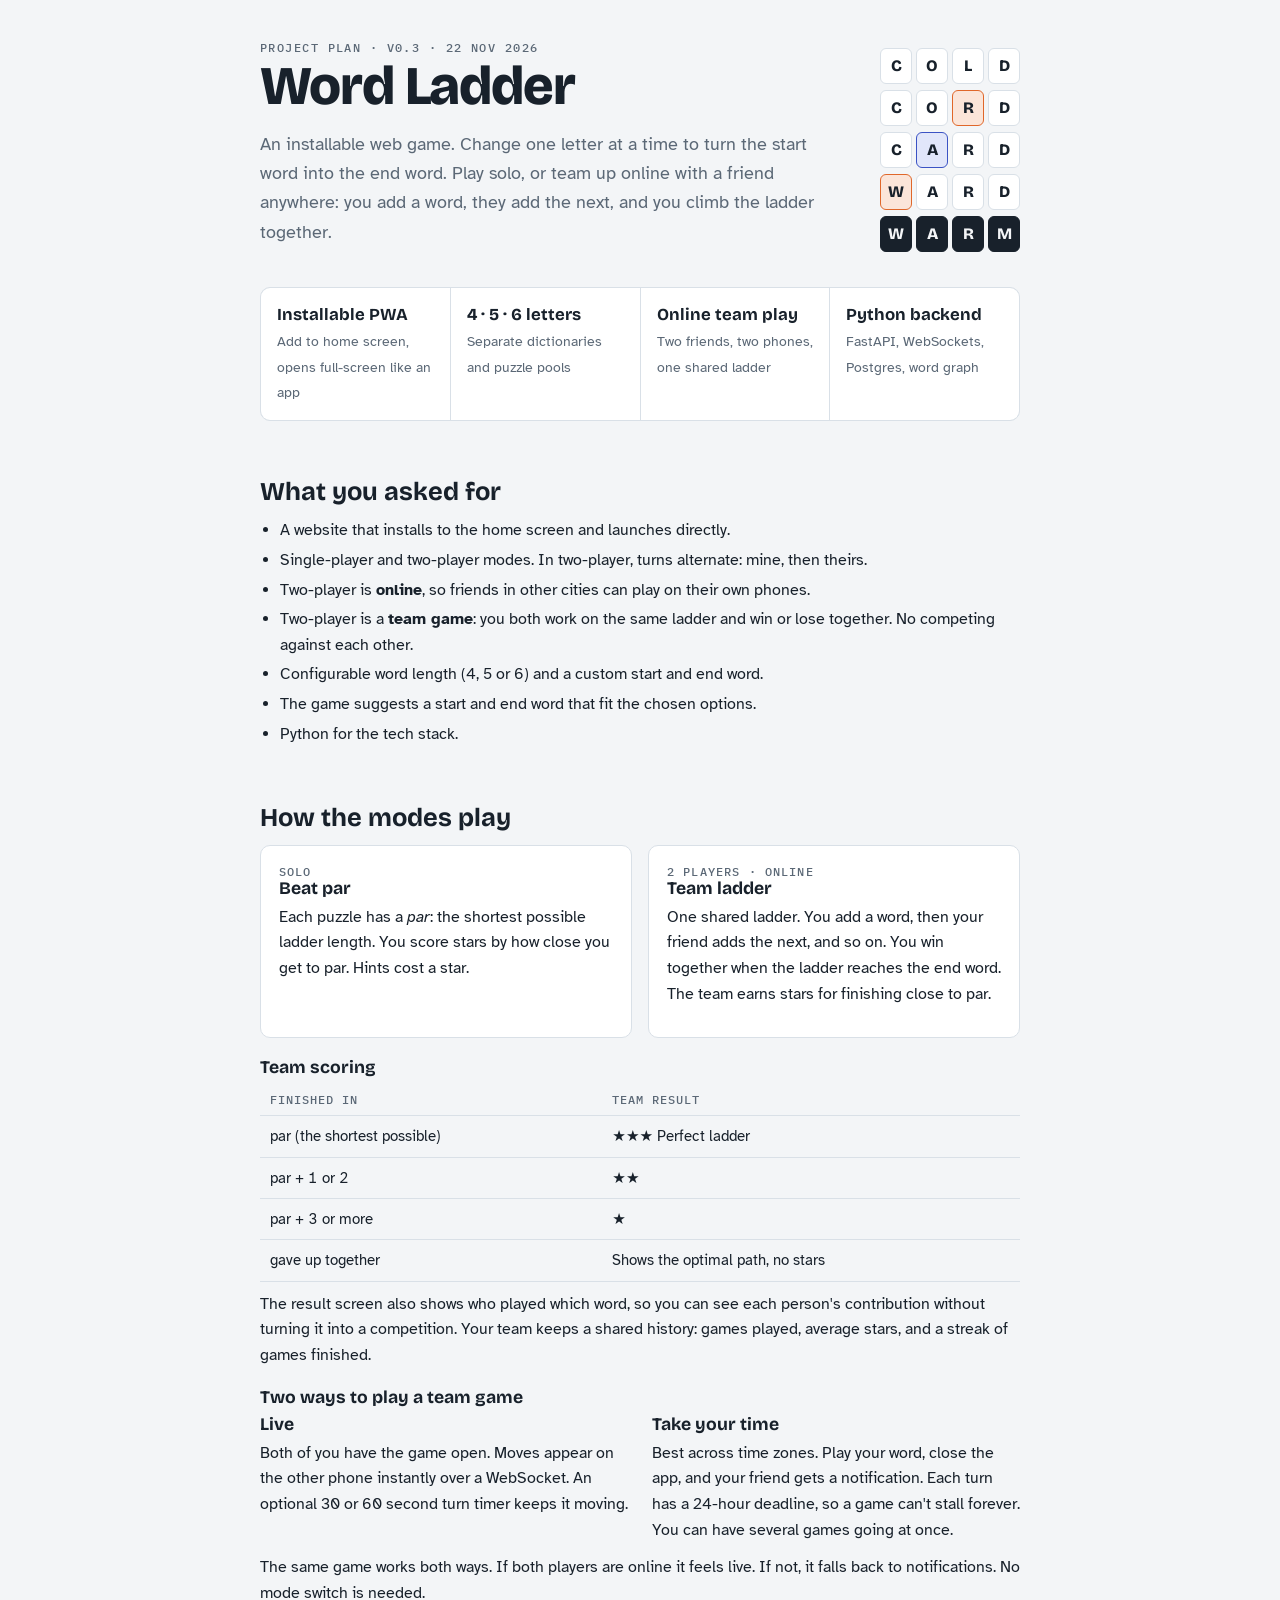
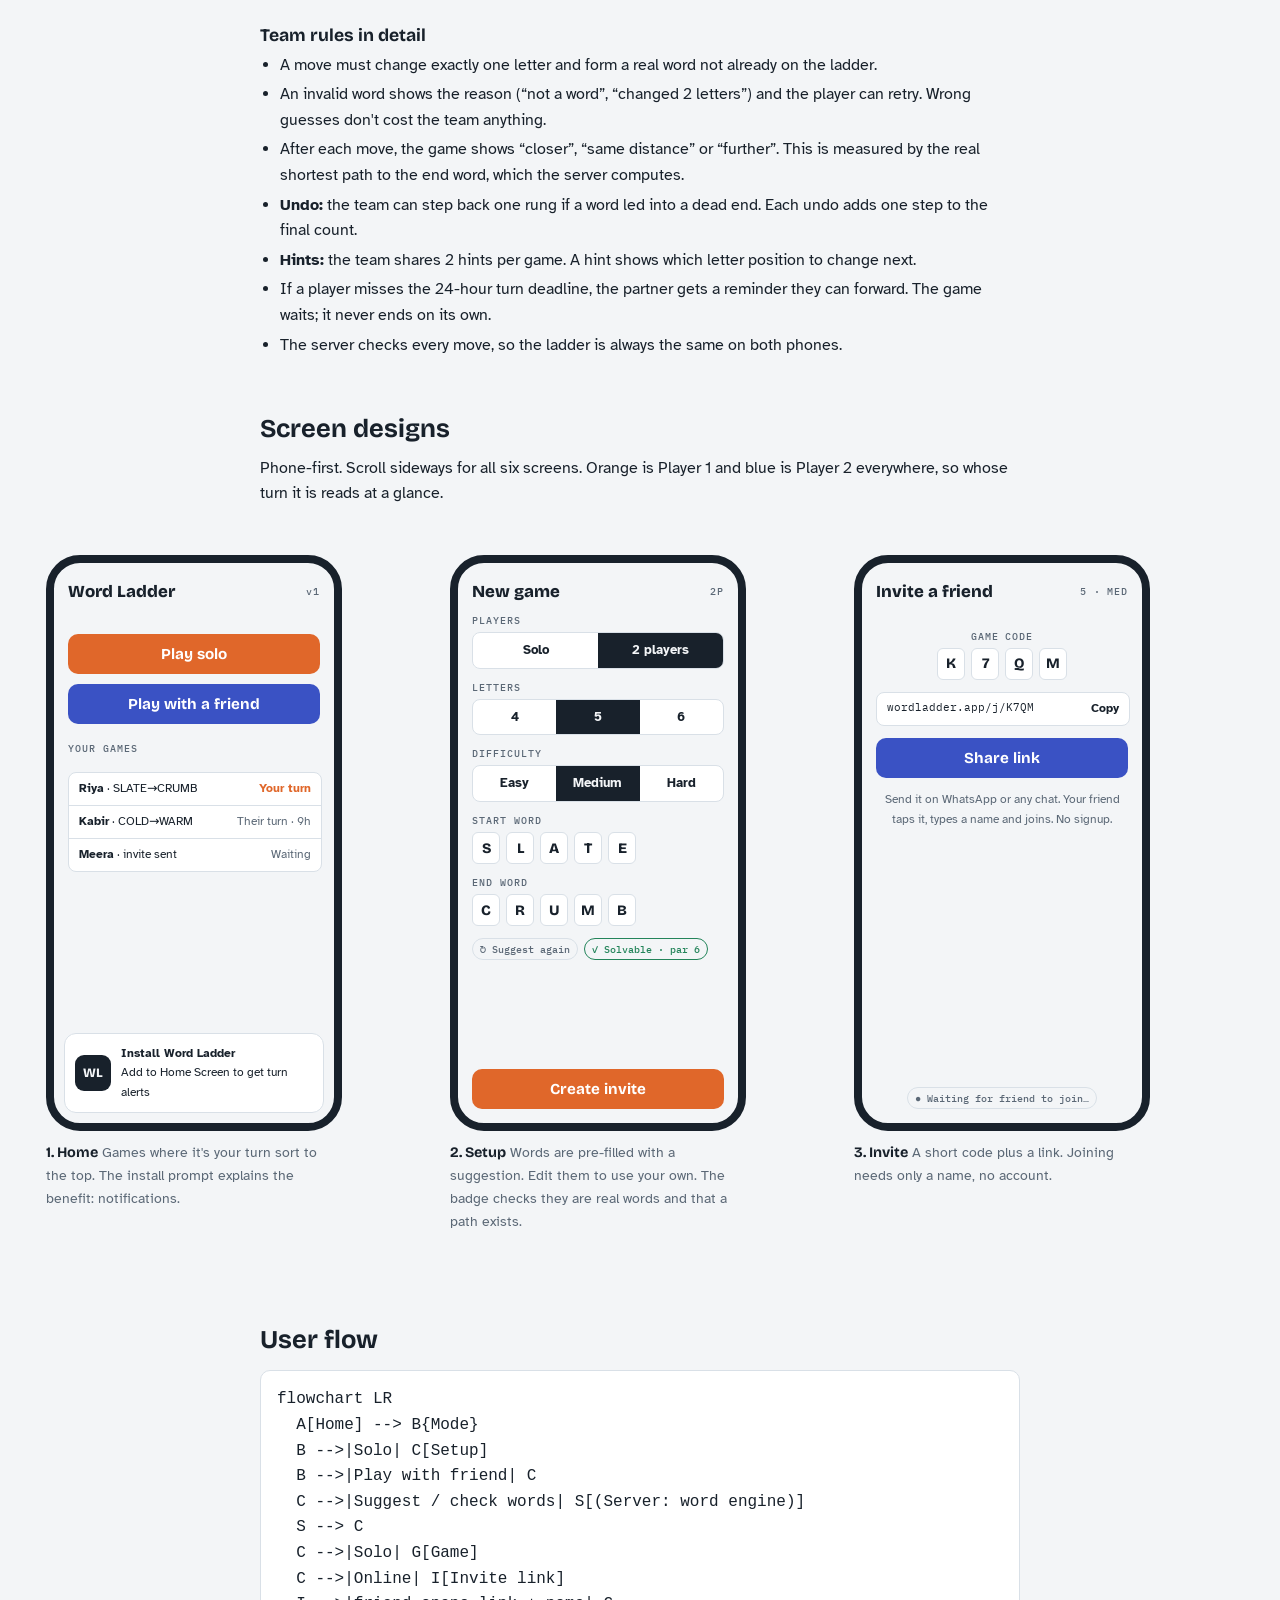
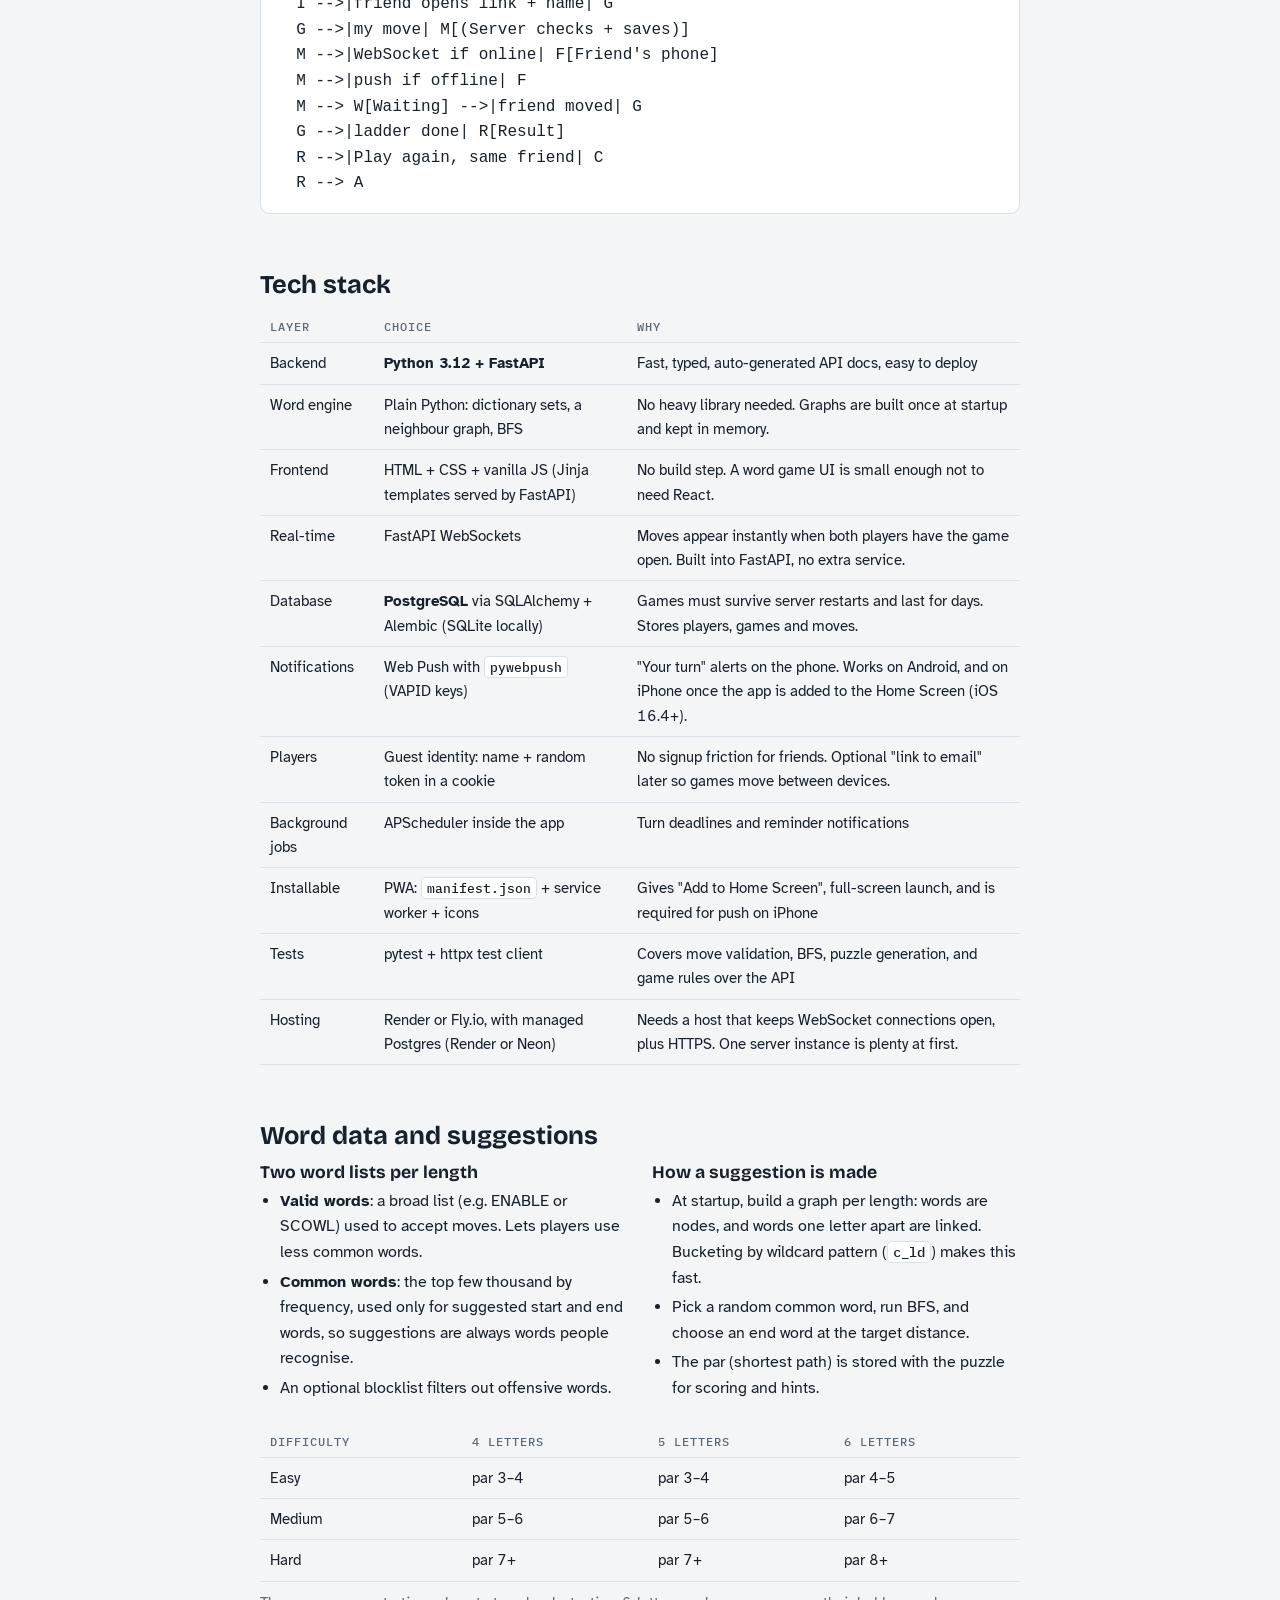
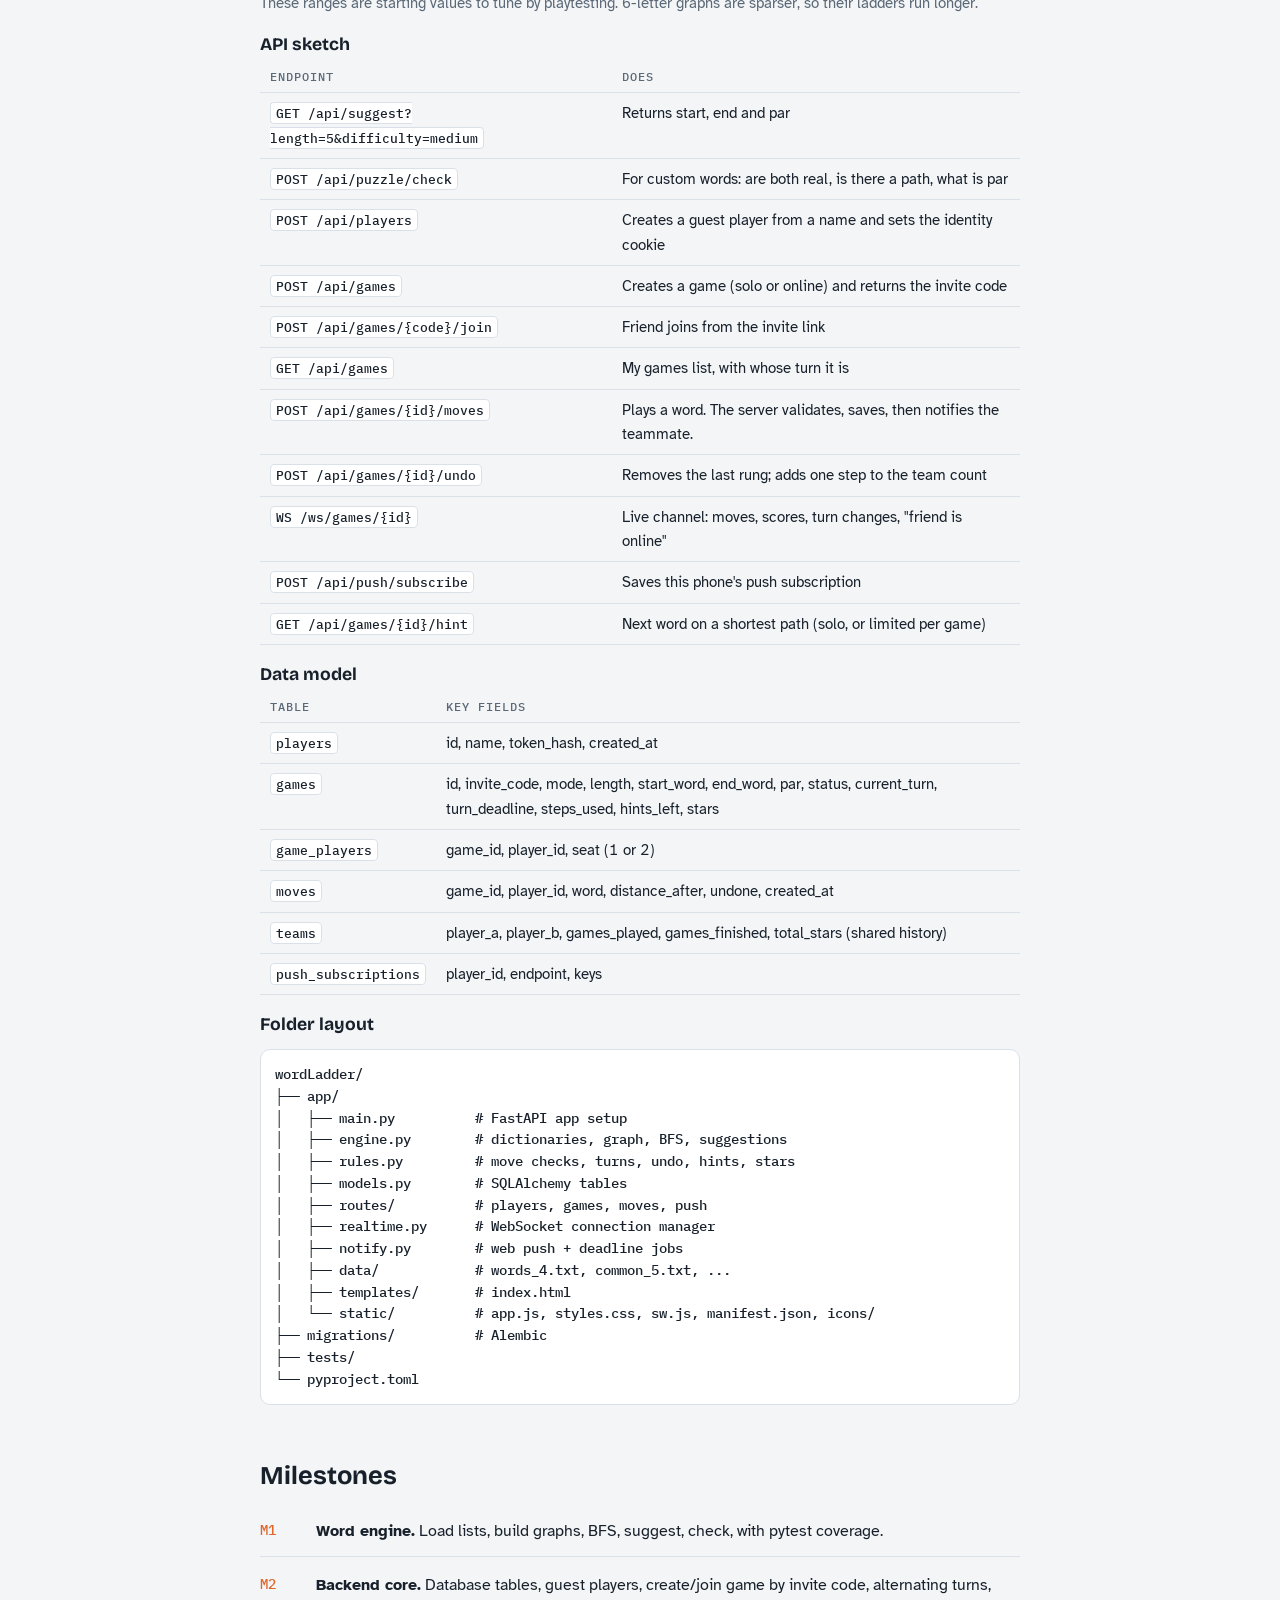
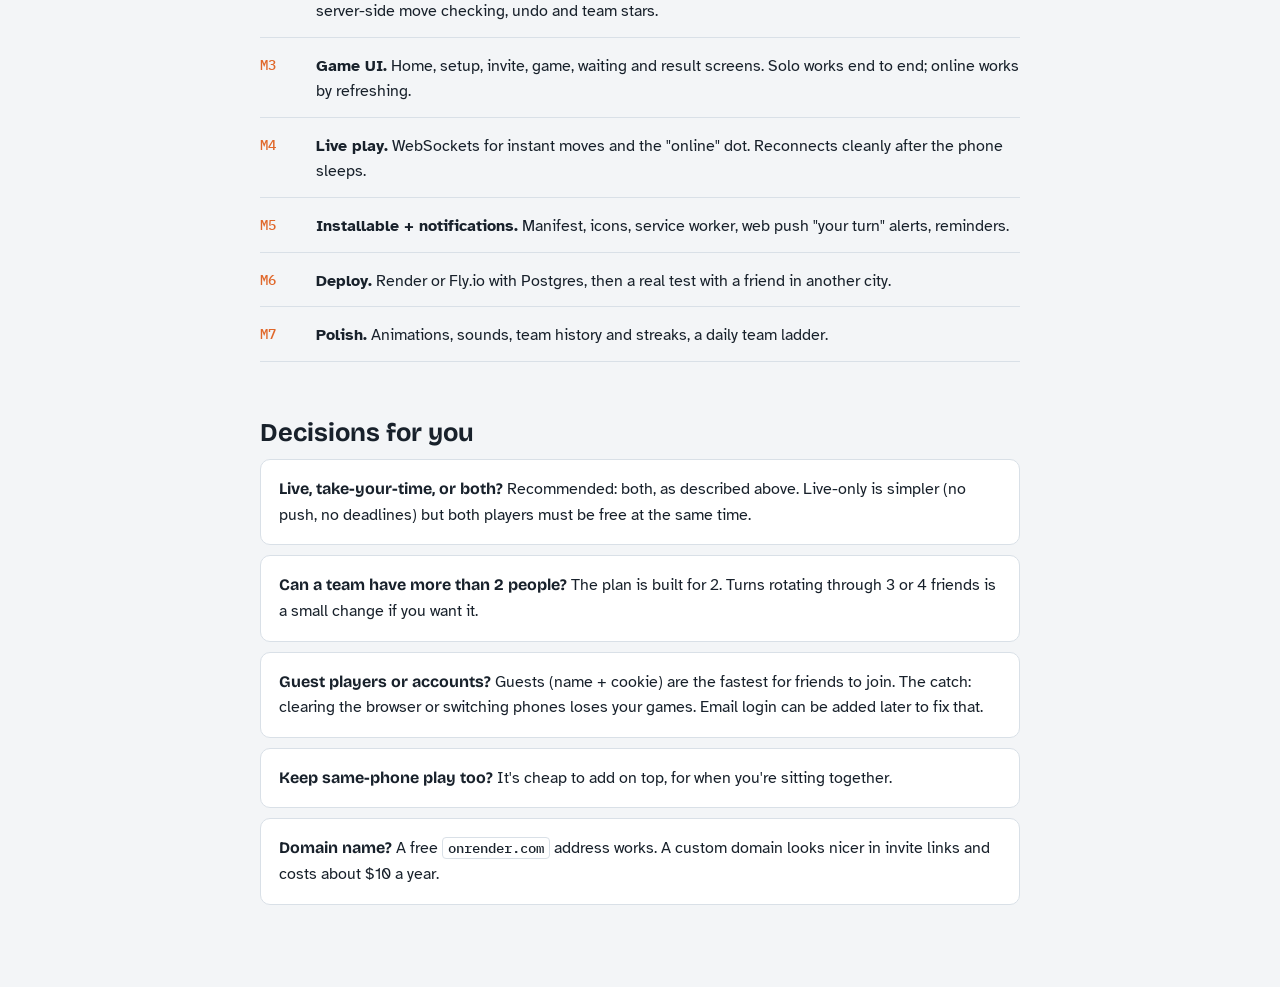
<file: docs/plan.html>
<!doctype html>
<meta charset="utf-8">
<meta name="viewport" content="width=device-width, initial-scale=1">
<title>Word Ladder Plan</title>
<link rel="preconnect" href="https://fonts.googleapis.com">
<link rel="stylesheet" href="https://fonts.googleapis.com/css2?family=Bricolage+Grotesque:opsz,wght@12..96,500;12..96,700;12..96,800&family=Atkinson+Hyperlegible:wght@400;700&family=IBM+Plex+Mono:wght@500&display=swap">
<style>
/* Layout: a single reading column for the plan, broken by a wide "workbench" strip of phone mockups. Letter tiles are the recurring motif. */
:root{
  --bg:#f3f5f7; --surface:#ffffff; --ink:#18212b; --muted:#5b6876; --line:#d9e0e7;
  --p1:#e0672a; --p1-soft:#fbe5d9; --p2:#3a52c4; --p2-soft:#e1e6fa;
  --tile:#fff; --tile-ink:#18212b; --ok:#23845a; --bad:#c23b3b;
  --display:"Bricolage Grotesque", "Avenir Next", system-ui, sans-serif;
  --body:"Atkinson Hyperlegible", system-ui, sans-serif;
  --mono:"IBM Plex Mono", ui-monospace, Menlo, monospace;
}
@media (prefers-color-scheme: dark){:root:not([data-theme="light"]){
  --bg:#11161c; --surface:#19212a; --ink:#e6ebf0; --muted:#9aa7b4; --line:#2c3743;
  --p1:#f08a52; --p1-soft:#3a2418; --p2:#8597ff; --p2-soft:#1f2648;
  --tile:#232d38; --tile-ink:#eef2f6; --ok:#4cc28d; --bad:#ef6b6b; color-scheme:dark}}
:root[data-theme="dark"]{
  --bg:#11161c; --surface:#19212a; --ink:#e6ebf0; --muted:#9aa7b4; --line:#2c3743;
  --p1:#f08a52; --p1-soft:#3a2418; --p2:#8597ff; --p2-soft:#1f2648;
  --tile:#232d38; --tile-ink:#eef2f6; --ok:#4cc28d; --bad:#ef6b6b; color-scheme:dark}

body{background:var(--bg);color:var(--ink);font:16px/1.6 var(--body);padding-inline:16px;padding-block:32px 64px}
.col{max-width:760px;margin:0 auto}
h1,h2,h3{font-family:var(--display);text-wrap:balance;line-height:1.15;margin:0}
h1{font-size:clamp(2.2rem,6vw,3.4rem);font-weight:800;letter-spacing:-.02em}
h2{font-size:1.6rem;font-weight:700;margin-top:56px;margin-bottom:12px}
h3{font-size:1.1rem;font-weight:700;margin-bottom:6px}
p{margin:0 0 12px}
.eyebrow{font:500 .75rem var(--mono);letter-spacing:.12em;text-transform:uppercase;color:var(--muted)}
.lede{font-size:1.15rem;color:var(--muted);max-width:60ch;margin-top:12px}
ul{padding-left:20px;margin:0 0 12px} li{margin-bottom:4px}
code{font:500 .88em var(--mono);background:var(--surface);border:1px solid var(--line);padding:1px 5px;border-radius:4px}

/* hero ladder */
.hero{display:grid;grid-template-columns:1fr auto;gap:32px;align-items:center}
.mini-ladder{display:flex;flex-direction:column;gap:6px}
.row{display:flex;gap:4px}
.t{width:30px;height:34px;display:grid;place-items:center;font:800 1rem var(--display);background:var(--tile);color:var(--tile-ink);border:1.5px solid var(--line);border-radius:6px;text-transform:uppercase}
.t.ch{border-color:var(--p1);background:var(--p1-soft)}
.t.ch2{border-color:var(--p2);background:var(--p2-soft)}
.t.end{background:var(--ink);color:var(--bg);border-color:var(--ink)}
@media (max-width:560px){.hero{grid-template-columns:1fr}.mini-ladder{flex-direction:row;flex-wrap:wrap;gap:10px}}

/* summary grid */
.facts{display:grid;grid-template-columns:repeat(auto-fit,minmax(170px,1fr));gap:1px;background:var(--line);border:1px solid var(--line);border-radius:10px;overflow:hidden;margin-top:28px}
.facts div{background:var(--surface);padding:14px 16px}
.facts b{display:block;font-family:var(--display);font-size:1.05rem}
.facts span{color:var(--muted);font-size:.9rem}

/* modes */
.modes{display:grid;grid-template-columns:repeat(auto-fit,minmax(220px,1fr));gap:16px}
.mode{background:var(--surface);border:1px solid var(--line);border-radius:10px;padding:18px}
.mode .tag{font:500 .72rem var(--mono);letter-spacing:.1em;text-transform:uppercase;color:var(--muted)}
.rec{display:inline-block;font:500 .7rem var(--mono);letter-spacing:.08em;text-transform:uppercase;background:var(--p1-soft);color:var(--p1);padding:2px 8px;border-radius:99px;margin-left:6px}

table{border-collapse:collapse;width:100%;font-size:.95rem;font-variant-numeric:tabular-nums}
th,td{text-align:left;padding:8px 10px;border-bottom:1px solid var(--line);vertical-align:top}
th{font:500 .75rem var(--mono);letter-spacing:.08em;text-transform:uppercase;color:var(--muted)}
.tw{overflow-x:auto}

/* workbench of phone mockups */
.bench{max-width:1180px;margin:24px auto 0;display:flex;gap:28px;overflow-x:auto;padding:8px 4px 20px;scroll-snap-type:x mandatory}
.shot{flex:0 0 auto;scroll-snap-align:start;display:flex;flex-direction:column;gap:10px}
.shot figcaption{font-size:.9rem;color:var(--muted);max-width:280px}
.shot figcaption b{color:var(--ink);font-family:var(--display)}
.phone{width:280px;height:560px;border:8px solid var(--ink);border-radius:34px;background:var(--bg);overflow:hidden;display:flex;flex-direction:column;font-size:13px;position:relative}
.scr{flex:1;display:flex;flex-direction:column;gap:12px;padding:18px 14px 14px}
.appbar{display:flex;justify-content:space-between;align-items:center;font:800 1.05rem var(--display)}
.appbar small{font:500 .65rem var(--mono);color:var(--muted);letter-spacing:.08em}
.lbl{font:500 .62rem var(--mono);letter-spacing:.1em;text-transform:uppercase;color:var(--muted);margin-bottom:5px}
.seg{display:flex;border:1px solid var(--line);border-radius:8px;overflow:hidden;background:var(--surface)}
.seg span{flex:1;text-align:center;padding:7px 0;font-weight:700}
.seg span.on{background:var(--ink);color:var(--bg)}
.field{display:flex;gap:6px;align-items:center}
.field .t{width:26px;height:30px;font-size:.9rem}
.btn{display:block;text-align:center;padding:11px;border-radius:10px;font:700 .95rem var(--display);background:var(--p1);color:#fff}
.btn.ghost{background:transparent;color:var(--ink);border:1.5px solid var(--line)}
.chip{font:500 .65rem var(--mono);padding:3px 7px;border-radius:99px;border:1px solid var(--line);color:var(--muted)}
.score{display:flex;gap:8px}
.score div{flex:1;border-radius:10px;padding:7px 9px;border:2px solid transparent}
.score .a{background:var(--p1-soft)} .score .a.turn{border-color:var(--p1)}
.score .b{background:var(--p2-soft)}
.score b{font:800 1.3rem var(--display);display:block}
.ladder{display:flex;flex-direction:column;gap:5px;align-items:center;flex:1}
.ladder .row .t{width:32px;height:34px}
.ladder .who{width:14px;font:500 .6rem var(--mono);color:var(--muted);align-self:center}
.gap{font:500 .65rem var(--mono);color:var(--muted);padding:2px 0}
.input .t{border-style:dashed;border-color:var(--p1)}
.input .t.f{border-style:solid}
.kb{display:flex;flex-direction:column;gap:4px}
.kb div{display:flex;gap:3px;justify-content:center}
.kb span{flex:1;max-width:22px;height:28px;display:grid;place-items:center;background:var(--surface);border:1px solid var(--line);border-radius:4px;font-weight:700;font-size:.72rem}
.kb span.w{max-width:40px;font-size:.6rem}
.toast{font-size:.75rem;text-align:center;color:var(--ok);font-weight:700}
.win{text-align:center;display:flex;flex-direction:column;gap:6px;align-items:center}
.win h3{font-size:1.6rem}
.path{display:flex;flex-direction:column;gap:3px;align-items:center}
.path .t{width:24px;height:26px;font-size:.8rem}
.cmp{width:100%;font-size:.78rem;border:1px solid var(--line);border-radius:8px;background:var(--surface)}
.cmp div{display:flex;justify-content:space-between;padding:6px 10px;border-bottom:1px solid var(--line)}
.cmp div:last-child{border:0}
.install{position:absolute;left:10px;right:10px;bottom:10px;background:var(--surface);border:1px solid var(--line);border-radius:12px;padding:10px;display:flex;gap:10px;align-items:center;font-size:.75rem}
.appicon{width:36px;height:36px;border-radius:9px;background:var(--ink);color:var(--bg);display:grid;place-items:center;font:800 .8rem var(--display);flex:none}

.steps{counter-reset:s;list-style:none;padding:0}
.steps li{counter-increment:s;display:grid;grid-template-columns:44px 1fr;gap:12px;padding:12px 0;border-bottom:1px solid var(--line)}
.steps li::before{content:"M" counter(s);font:500 .85rem var(--mono);color:var(--p1);padding-top:2px}
.q{background:var(--surface);border:1px solid var(--line);border-radius:10px;padding:16px 18px;margin-bottom:10px}
.q b{font-family:var(--display)}
pre.mermaid{background:var(--surface);border:1px solid var(--line);border-radius:10px;padding:16px;overflow-x:auto}
.two{display:grid;grid-template-columns:1fr 1fr;gap:24px}
@media (max-width:640px){.two{grid-template-columns:1fr}}
</style>

<div class="col">
  <div class="hero">
    <div>
      <div class="eyebrow">Project plan · v0.3 · 22 Nov 2026</div>
      <h1>Word Ladder</h1>
      <p class="lede">An installable web game. Change one letter at a time to turn the start word into the end word. Play solo, or team up online with a friend anywhere: you add a word, they add the next, and you climb the ladder together.</p>
    </div>
    <div class="mini-ladder" aria-label="Example ladder COLD to WARM">
      <div class="row"><span class="t">c</span><span class="t">o</span><span class="t">l</span><span class="t">d</span></div>
      <div class="row"><span class="t">c</span><span class="t">o</span><span class="t ch">r</span><span class="t">d</span></div>
      <div class="row"><span class="t">c</span><span class="t ch2">a</span><span class="t">r</span><span class="t">d</span></div>
      <div class="row"><span class="t ch">w</span><span class="t">a</span><span class="t">r</span><span class="t">d</span></div>
      <div class="row"><span class="t end">w</span><span class="t end">a</span><span class="t end">r</span><span class="t end">m</span></div>
    </div>
  </div>

  <div class="facts">
    <div><b>Installable PWA</b><span>Add to home screen, opens full-screen like an app</span></div>
    <div><b>4 · 5 · 6 letters</b><span>Separate dictionaries and puzzle pools</span></div>
    <div><b>Online team play</b><span>Two friends, two phones, one shared ladder</span></div>
    <div><b>Python backend</b><span>FastAPI, WebSockets, Postgres, word graph</span></div>
  </div>

  <h2>What you asked for</h2>
  <ul>
    <li>A website that installs to the home screen and launches directly.</li>
    <li>Single-player and two-player modes. In two-player, turns alternate: mine, then theirs.</li>
    <li>Two-player is <b>online</b>, so friends in other cities can play on their own phones.</li>
    <li>Two-player is a <b>team game</b>: you both work on the same ladder and win or lose together. No competing against each other.</li>
    <li>Configurable word length (4, 5 or 6) and a custom start and end word.</li>
    <li>The game suggests a start and end word that fit the chosen options.</li>
    <li>Python for the tech stack.</li>
  </ul>

  <h2>How the modes play</h2>
  <div class="modes">
    <div class="mode">
      <div class="tag">Solo</div>
      <h3>Beat par</h3>
      <p>Each puzzle has a <em>par</em>: the shortest possible ladder length. You score stars by how close you get to par. Hints cost a star.</p>
    </div>
    <div class="mode">
      <div class="tag">2 players · online</div>
      <h3>Team ladder</h3>
      <p>One shared ladder. You add a word, then your friend adds the next, and so on. You win together when the ladder reaches the end word. The team earns stars for finishing close to par.</p>
    </div>
  </div>

  <h3 style="margin-top:20px">Team scoring</h3>
  <div class="tw"><table>
    <tr><th>Finished in</th><th>Team result</th></tr>
    <tr><td>par (the shortest possible)</td><td>★★★ Perfect ladder</td></tr>
    <tr><td>par + 1 or 2</td><td>★★</td></tr>
    <tr><td>par + 3 or more</td><td>★</td></tr>
    <tr><td>gave up together</td><td>Shows the optimal path, no stars</td></tr>
  </table></div>
  <p style="margin-top:10px">The result screen also shows who played which word, so you can see each person's contribution without turning it into a competition. Your team keeps a shared history: games played, average stars, and a streak of games finished.</p>

  <h3 style="margin-top:20px">Two ways to play a team game</h3>
  <div class="two">
    <div>
      <h3>Live</h3>
      <p>Both of you have the game open. Moves appear on the other phone instantly over a WebSocket. An optional 30 or 60 second turn timer keeps it moving.</p>
    </div>
    <div>
      <h3>Take your time</h3>
      <p>Best across time zones. Play your word, close the app, and your friend gets a notification. Each turn has a 24-hour deadline, so a game can't stall forever. You can have several games going at once.</p>
    </div>
  </div>
  <p>The same game works both ways. If both players are online it feels live. If not, it falls back to notifications. No mode switch is needed.</p>

  <h3 style="margin-top:20px">Team rules in detail</h3>
  <ul>
    <li>A move must change exactly one letter and form a real word not already on the ladder.</li>
    <li>An invalid word shows the reason (&ldquo;not a word&rdquo;, &ldquo;changed 2 letters&rdquo;) and the player can retry. Wrong guesses don't cost the team anything.</li>
    <li>After each move, the game shows &ldquo;closer&rdquo;, &ldquo;same distance&rdquo; or &ldquo;further&rdquo;. This is measured by the real shortest path to the end word, which the server computes.</li>
    <li><b>Undo:</b> the team can step back one rung if a word led into a dead end. Each undo adds one step to the final count.</li>
    <li><b>Hints:</b> the team shares 2 hints per game. A hint shows which letter position to change next.</li>
    <li>If a player misses the 24-hour turn deadline, the partner gets a reminder they can forward. The game waits; it never ends on its own.</li>
    <li>The server checks every move, so the ladder is always the same on both phones.</li>
  </ul>
</div>

<div class="col"><h2>Screen designs</h2><p>Phone-first. Scroll sideways for all six screens. Orange is Player 1 and blue is Player 2 everywhere, so whose turn it is reads at a glance.</p></div>
<div class="bench">
  <figure class="shot">
    <div class="phone"><div class="scr">
      <div class="appbar">Word Ladder <small>v1</small></div>
      <div style="display:flex;flex-direction:column;gap:10px;margin-top:20px">
        <span class="btn">Play solo</span>
        <span class="btn" style="background:var(--p2)">Play with a friend</span>
      </div>
      <div class="lbl" style="margin-top:6px">Your games</div>
      <div class="cmp">
        <div><span><b>Riya</b> · SLATE→CRUMB</span><span style="color:var(--p1);font-weight:700">Your turn</span></div>
        <div><span><b>Kabir</b> · COLD→WARM</span><span style="color:var(--muted)">Their turn · 9h</span></div>
        <div><span><b>Meera</b> · invite sent</span><span style="color:var(--muted)">Waiting</span></div>
      </div>
      <div class="install"><span class="appicon">WL</span><span><b>Install Word Ladder</b><br>Add to Home Screen to get turn alerts</span></div>
    </div></div>
    <figcaption><b>1. Home</b> Games where it's your turn sort to the top. The install prompt explains the benefit: notifications.</figcaption>
  </figure>

  <figure class="shot">
    <div class="phone"><div class="scr">
      <div class="appbar">New game <small>2P</small></div>
      <div><div class="lbl">Players</div><div class="seg"><span>Solo</span><span class="on">2 players</span></div></div>
      <div><div class="lbl">Letters</div><div class="seg"><span>4</span><span class="on">5</span><span>6</span></div></div>
      <div><div class="lbl">Difficulty</div><div class="seg"><span>Easy</span><span class="on">Medium</span><span>Hard</span></div></div>
      <div><div class="lbl">Start word</div><div class="field"><span class="t">s</span><span class="t">l</span><span class="t">a</span><span class="t">t</span><span class="t">e</span></div></div>
      <div><div class="lbl">End word</div><div class="field"><span class="t">c</span><span class="t">r</span><span class="t">u</span><span class="t">m</span><span class="t">b</span></div></div>
      <div style="display:flex;gap:6px;flex-wrap:wrap"><span class="chip">↻ Suggest again</span><span class="chip" style="color:var(--ok);border-color:var(--ok)">✓ Solvable · par 6</span></div>
      <span class="btn" style="margin-top:auto">Create invite</span>
    </div></div>
    <figcaption><b>2. Setup</b> Words are pre-filled with a suggestion. Edit them to use your own. The badge checks they are real words and that a path exists.</figcaption>
  </figure>

  <figure class="shot">
    <div class="phone"><div class="scr">
      <div class="appbar">Invite a friend <small>5 · MED</small></div>
      <div style="text-align:center;margin-top:16px">
        <div class="lbl">Game code</div>
        <div class="field" style="justify-content:center"><span class="t">K</span><span class="t">7</span><span class="t">Q</span><span class="t">M</span></div>
      </div>
      <div class="cmp"><div><span style="font-family:var(--mono);font-size:.7rem">wordladder.app/j/K7QM</span><span style="font-weight:700">Copy</span></div></div>
      <span class="btn" style="background:var(--p2)">Share link</span>
      <p style="color:var(--muted);text-align:center;font-size:.78rem;margin:0">Send it on WhatsApp or any chat. Your friend taps it, types a name and joins. No signup.</p>
      <div style="margin-top:auto;text-align:center">
        <span class="chip">● Waiting for friend to join…</span>
      </div>
    </div></div>
    <figcaption><b>3. Invite</b> A short code plus a link. Joining needs only a name, no account.</figcaption>
  </figure>

  <figure class="shot">
    <div class="phone"><div class="scr">
      <div class="score">
        <div class="a turn"><span class="lbl">You · your turn</span><b style="font-size:.95rem">Team</b></div>
        <div class="b"><span class="lbl">Riya ● online</span><b style="font-size:.95rem">Step 4 · par 6</b></div>
      </div>
      <div class="ladder">
        <div class="row"><span class="t">s</span><span class="t">l</span><span class="t">a</span><span class="t">t</span><span class="t">e</span></div>
        <div class="row"><span class="t">s</span><span class="t">l</span><span class="t">a</span><span class="t">t</span><span class="t ch">s</span></div>
        <div class="row"><span class="t">s</span><span class="t">l</span><span class="t ch2">o</span><span class="t">t</span><span class="t">s</span></div>
        <div class="row"><span class="t">s</span><span class="t">l</span><span class="t">o</span><span class="t ch">p</span><span class="t">s</span></div>
        <div class="row input"><span class="t f">s</span><span class="t f">l</span><span class="t f">u</span><span class="t"></span><span class="t"></span></div>
        <div class="gap">· · · 3 steps to go · · ·</div>
        <div class="row"><span class="t end">c</span><span class="t end">r</span><span class="t end">u</span><span class="t end">m</span><span class="t end">b</span></div>
      </div>
      <div class="toast" style="color:var(--p2)">Riya played SLOPS · one step closer</div>
      <div style="display:flex;justify-content:space-around"><span class="chip">💡 Hint (2)</span><span class="chip">↶ Undo</span></div>
      <div class="kb">
        <div><span>Q</span><span>W</span><span>E</span><span>R</span><span>T</span><span>Y</span><span>U</span><span>I</span><span>O</span><span>P</span></div>
        <div><span>A</span><span>S</span><span>D</span><span>F</span><span>G</span><span>H</span><span>J</span><span>K</span><span>L</span></div>
        <div><span class="w">ENTER</span><span>Z</span><span>X</span><span>C</span><span>V</span><span>B</span><span>N</span><span>M</span><span class="w">⌫</span></div>
      </div>
    </div></div>
    <figcaption><b>4. Game (team)</b> The changed letter in each rung takes the colour of the player who played it. The top bar shows team progress against par, not a score per player.</figcaption>
  </figure>

  <figure class="shot">
    <div class="phone"><div class="scr">
      <div class="score">
        <div class="a"><span class="lbl">You</span><b style="font-size:.95rem">Team</b></div>
        <div class="b" style="border-color:var(--p2)"><span class="lbl">Riya · turn</span><b style="font-size:.95rem">Step 5 · par 6</b></div>
      </div>
      <div class="ladder" style="opacity:.55">
        <div class="row"><span class="t">s</span><span class="t">l</span><span class="t">a</span><span class="t">t</span><span class="t">e</span></div>
        <div class="row"><span class="t">·</span><span class="t">·</span><span class="t">·</span><span class="t">·</span><span class="t">·</span></div>
        <div class="row"><span class="t">s</span><span class="t">l</span><span class="t ch">u</span><span class="t">p</span><span class="t">s</span></div>
      </div>
      <div style="text-align:center;display:flex;flex-direction:column;gap:6px">
        <h3 style="color:var(--p2)">Riya's turn</h3>
        <p style="color:var(--muted);margin:0;font-size:.8rem">You played <b>SLUPS</b>, one step closer. We'll notify you when Riya moves. Deadline in 23h 58m.</p>
      </div>
      <span class="btn ghost">Back to my games</span>
    </div></div>
    <figcaption><b>5. Waiting</b> After your move you can leave. A push notification brings you back when it's your turn.</figcaption>
  </figure>

  <figure class="shot">
    <div class="phone"><div class="scr">
      <div class="win">
        <div class="lbl">Ladder complete in 7 · par 6</div>
        <h3>You did it together</h3>
        <div style="font-size:1.6rem;color:var(--p1);letter-spacing:.1em">★★☆</div>
        <div class="score" style="width:100%"><div class="a"><span class="lbl">You</span><b style="font-size:.95rem">4 words</b></div><div class="b"><span class="lbl">Riya</span><b style="font-size:.95rem">3 words</b></div></div>
      </div>
      <div class="lbl">Shortest possible · par 6</div>
      <div class="path">
        <div class="row"><span class="t">s</span><span class="t">l</span><span class="t">a</span><span class="t">t</span><span class="t">e</span></div>
        <div class="row"><span class="t">·</span><span class="t">·</span><span class="t">·</span><span class="t">·</span><span class="t">·</span></div>
        <div class="row"><span class="t end">c</span><span class="t end">r</span><span class="t end">u</span><span class="t end">m</span><span class="t end">b</span></div>
      </div>
      <span class="chip" style="align-self:center">Tap to reveal the optimal path</span>
      <div style="display:flex;gap:8px;margin-top:auto"><span class="btn ghost" style="flex:1">Home</span><span class="btn" style="flex:1">Play again</span></div>
    </div></div>
    <figcaption><b>6. Result</b> Team stars, who played how many words, and the shortest possible ladder. Play again starts a new puzzle with the same friend.</figcaption>
  </figure>
</div>

<div class="col">
  <h2>User flow</h2>
<pre class="mermaid">
flowchart LR
  A[Home] --> B{Mode}
  B -->|Solo| C[Setup]
  B -->|Play with friend| C
  C -->|Suggest / check words| S[(Server: word engine)]
  S --> C
  C -->|Solo| G[Game]
  C -->|Online| I[Invite link]
  I -->|friend opens link + name| G
  G -->|my move| M[(Server checks + saves)]
  M -->|WebSocket if online| F[Friend's phone]
  M -->|push if offline| F
  M --> W[Waiting] -->|friend moved| G
  G -->|ladder done| R[Result]
  R -->|Play again, same friend| C
  R --> A
</pre>

  <h2>Tech stack</h2>
  <div class="tw"><table>
    <tr><th>Layer</th><th>Choice</th><th>Why</th></tr>
    <tr><td>Backend</td><td><b>Python 3.12 + FastAPI</b></td><td>Fast, typed, auto-generated API docs, easy to deploy</td></tr>
    <tr><td>Word engine</td><td>Plain Python: dictionary sets, a neighbour graph, BFS</td><td>No heavy library needed. Graphs are built once at startup and kept in memory.</td></tr>
    <tr><td>Frontend</td><td>HTML + CSS + vanilla JS (Jinja templates served by FastAPI)</td><td>No build step. A word game UI is small enough not to need React.</td></tr>
    <tr><td>Real-time</td><td>FastAPI WebSockets</td><td>Moves appear instantly when both players have the game open. Built into FastAPI, no extra service.</td></tr>
    <tr><td>Database</td><td><b>PostgreSQL</b> via SQLAlchemy + Alembic (SQLite locally)</td><td>Games must survive server restarts and last for days. Stores players, games and moves.</td></tr>
    <tr><td>Notifications</td><td>Web Push with <code>pywebpush</code> (VAPID keys)</td><td>"Your turn" alerts on the phone. Works on Android, and on iPhone once the app is added to the Home Screen (iOS 16.4+).</td></tr>
    <tr><td>Players</td><td>Guest identity: name + random token in a cookie</td><td>No signup friction for friends. Optional "link to email" later so games move between devices.</td></tr>
    <tr><td>Background jobs</td><td>APScheduler inside the app</td><td>Turn deadlines and reminder notifications</td></tr>
    <tr><td>Installable</td><td>PWA: <code>manifest.json</code> + service worker + icons</td><td>Gives "Add to Home Screen", full-screen launch, and is required for push on iPhone</td></tr>
    <tr><td>Tests</td><td>pytest + httpx test client</td><td>Covers move validation, BFS, puzzle generation, and game rules over the API</td></tr>
    <tr><td>Hosting</td><td>Render or Fly.io, with managed Postgres (Render or Neon)</td><td>Needs a host that keeps WebSocket connections open, plus HTTPS. One server instance is plenty at first.</td></tr>
  </table></div>

  <h2>Word data and suggestions</h2>
  <div class="two">
    <div>
      <h3>Two word lists per length</h3>
      <ul>
        <li><b>Valid words</b>: a broad list (e.g. ENABLE or SCOWL) used to accept moves. Lets players use less common words.</li>
        <li><b>Common words</b>: the top few thousand by frequency, used only for suggested start and end words, so suggestions are always words people recognise.</li>
        <li>An optional blocklist filters out offensive words.</li>
      </ul>
    </div>
    <div>
      <h3>How a suggestion is made</h3>
      <ul>
        <li>At startup, build a graph per length: words are nodes, and words one letter apart are linked. Bucketing by wildcard pattern (<code>c_ld</code>) makes this fast.</li>
        <li>Pick a random common word, run BFS, and choose an end word at the target distance.</li>
        <li>The par (shortest path) is stored with the puzzle for scoring and hints.</li>
      </ul>
    </div>
  </div>
  <div class="tw"><table style="margin-top:12px">
    <tr><th>Difficulty</th><th>4 letters</th><th>5 letters</th><th>6 letters</th></tr>
    <tr><td>Easy</td><td>par 3–4</td><td>par 3–4</td><td>par 4–5</td></tr>
    <tr><td>Medium</td><td>par 5–6</td><td>par 5–6</td><td>par 6–7</td></tr>
    <tr><td>Hard</td><td>par 7+</td><td>par 7+</td><td>par 8+</td></tr>
  </table></div>
  <p style="margin-top:10px;color:var(--muted);font-size:.92rem">These ranges are starting values to tune by playtesting. 6-letter graphs are sparser, so their ladders run longer.</p>

  <h3 style="margin-top:20px">API sketch</h3>
  <div class="tw"><table>
    <tr><th>Endpoint</th><th>Does</th></tr>
    <tr><td><code>GET /api/suggest?length=5&amp;difficulty=medium</code></td><td>Returns start, end and par</td></tr>
    <tr><td><code>POST /api/puzzle/check</code></td><td>For custom words: are both real, is there a path, what is par</td></tr>
    <tr><td><code>POST /api/players</code></td><td>Creates a guest player from a name and sets the identity cookie</td></tr>
    <tr><td><code>POST /api/games</code></td><td>Creates a game (solo or online) and returns the invite code</td></tr>
    <tr><td><code>POST /api/games/{code}/join</code></td><td>Friend joins from the invite link</td></tr>
    <tr><td><code>GET /api/games</code></td><td>My games list, with whose turn it is</td></tr>
    <tr><td><code>POST /api/games/{id}/moves</code></td><td>Plays a word. The server validates, saves, then notifies the teammate.</td></tr>
    <tr><td><code>POST /api/games/{id}/undo</code></td><td>Removes the last rung; adds one step to the team count</td></tr>
    <tr><td><code>WS /ws/games/{id}</code></td><td>Live channel: moves, scores, turn changes, "friend is online"</td></tr>
    <tr><td><code>POST /api/push/subscribe</code></td><td>Saves this phone's push subscription</td></tr>
    <tr><td><code>GET /api/games/{id}/hint</code></td><td>Next word on a shortest path (solo, or limited per game)</td></tr>
  </table></div>

  <h3 style="margin-top:20px">Data model</h3>
  <div class="tw"><table>
    <tr><th>Table</th><th>Key fields</th></tr>
    <tr><td><code>players</code></td><td>id, name, token_hash, created_at</td></tr>
    <tr><td><code>games</code></td><td>id, invite_code, mode, length, start_word, end_word, par, status, current_turn, turn_deadline, steps_used, hints_left, stars</td></tr>
    <tr><td><code>game_players</code></td><td>game_id, player_id, seat (1 or 2)</td></tr>
    <tr><td><code>moves</code></td><td>game_id, player_id, word, distance_after, undone, created_at</td></tr>
    <tr><td><code>teams</code></td><td>player_a, player_b, games_played, games_finished, total_stars (shared history)</td></tr>
    <tr><td><code>push_subscriptions</code></td><td>player_id, endpoint, keys</td></tr>
  </table></div>

  <h3 style="margin-top:20px">Folder layout</h3>
<pre style="background:var(--surface);border:1px solid var(--line);border-radius:10px;padding:14px;overflow-x:auto;font:500 .85rem/1.6 var(--mono)">wordLadder/
├── app/
│   ├── main.py          # FastAPI app setup
│   ├── engine.py        # dictionaries, graph, BFS, suggestions
│   ├── rules.py         # move checks, turns, undo, hints, stars
│   ├── models.py        # SQLAlchemy tables
│   ├── routes/          # players, games, moves, push
│   ├── realtime.py      # WebSocket connection manager
│   ├── notify.py        # web push + deadline jobs
│   ├── data/            # words_4.txt, common_5.txt, ...
│   ├── templates/       # index.html
│   └── static/          # app.js, styles.css, sw.js, manifest.json, icons/
├── migrations/          # Alembic
├── tests/
└── pyproject.toml</pre>

  <h2>Milestones</h2>
  <ol class="steps">
    <li><div><b>Word engine.</b> Load lists, build graphs, BFS, suggest, check, with pytest coverage.</div></li>
    <li><div><b>Backend core.</b> Database tables, guest players, create/join game by invite code, alternating turns, server-side move checking, undo and team stars.</div></li>
    <li><div><b>Game UI.</b> Home, setup, invite, game, waiting and result screens. Solo works end to end; online works by refreshing.</div></li>
    <li><div><b>Live play.</b> WebSockets for instant moves and the "online" dot. Reconnects cleanly after the phone sleeps.</div></li>
    <li><div><b>Installable + notifications.</b> Manifest, icons, service worker, web push "your turn" alerts, reminders.</div></li>
    <li><div><b>Deploy.</b> Render or Fly.io with Postgres, then a real test with a friend in another city.</div></li>
    <li><div><b>Polish.</b> Animations, sounds, team history and streaks, a daily team ladder.</div></li>
  </ol>

  <h2>Decisions for you</h2>
  <div class="q"><b>Live, take-your-time, or both?</b> Recommended: both, as described above. Live-only is simpler (no push, no deadlines) but both players must be free at the same time.</div>
  <div class="q"><b>Can a team have more than 2 people?</b> The plan is built for 2. Turns rotating through 3 or 4 friends is a small change if you want it.</div>
  <div class="q"><b>Guest players or accounts?</b> Guests (name + cookie) are the fastest for friends to join. The catch: clearing the browser or switching phones loses your games. Email login can be added later to fix that.</div>
  <div class="q"><b>Keep same-phone play too?</b> It's cheap to add on top, for when you're sitting together.</div>
  <div class="q"><b>Domain name?</b> A free <code>onrender.com</code> address works. A custom domain looks nicer in invite links and costs about $10 a year.</div>
</div>
</file>
